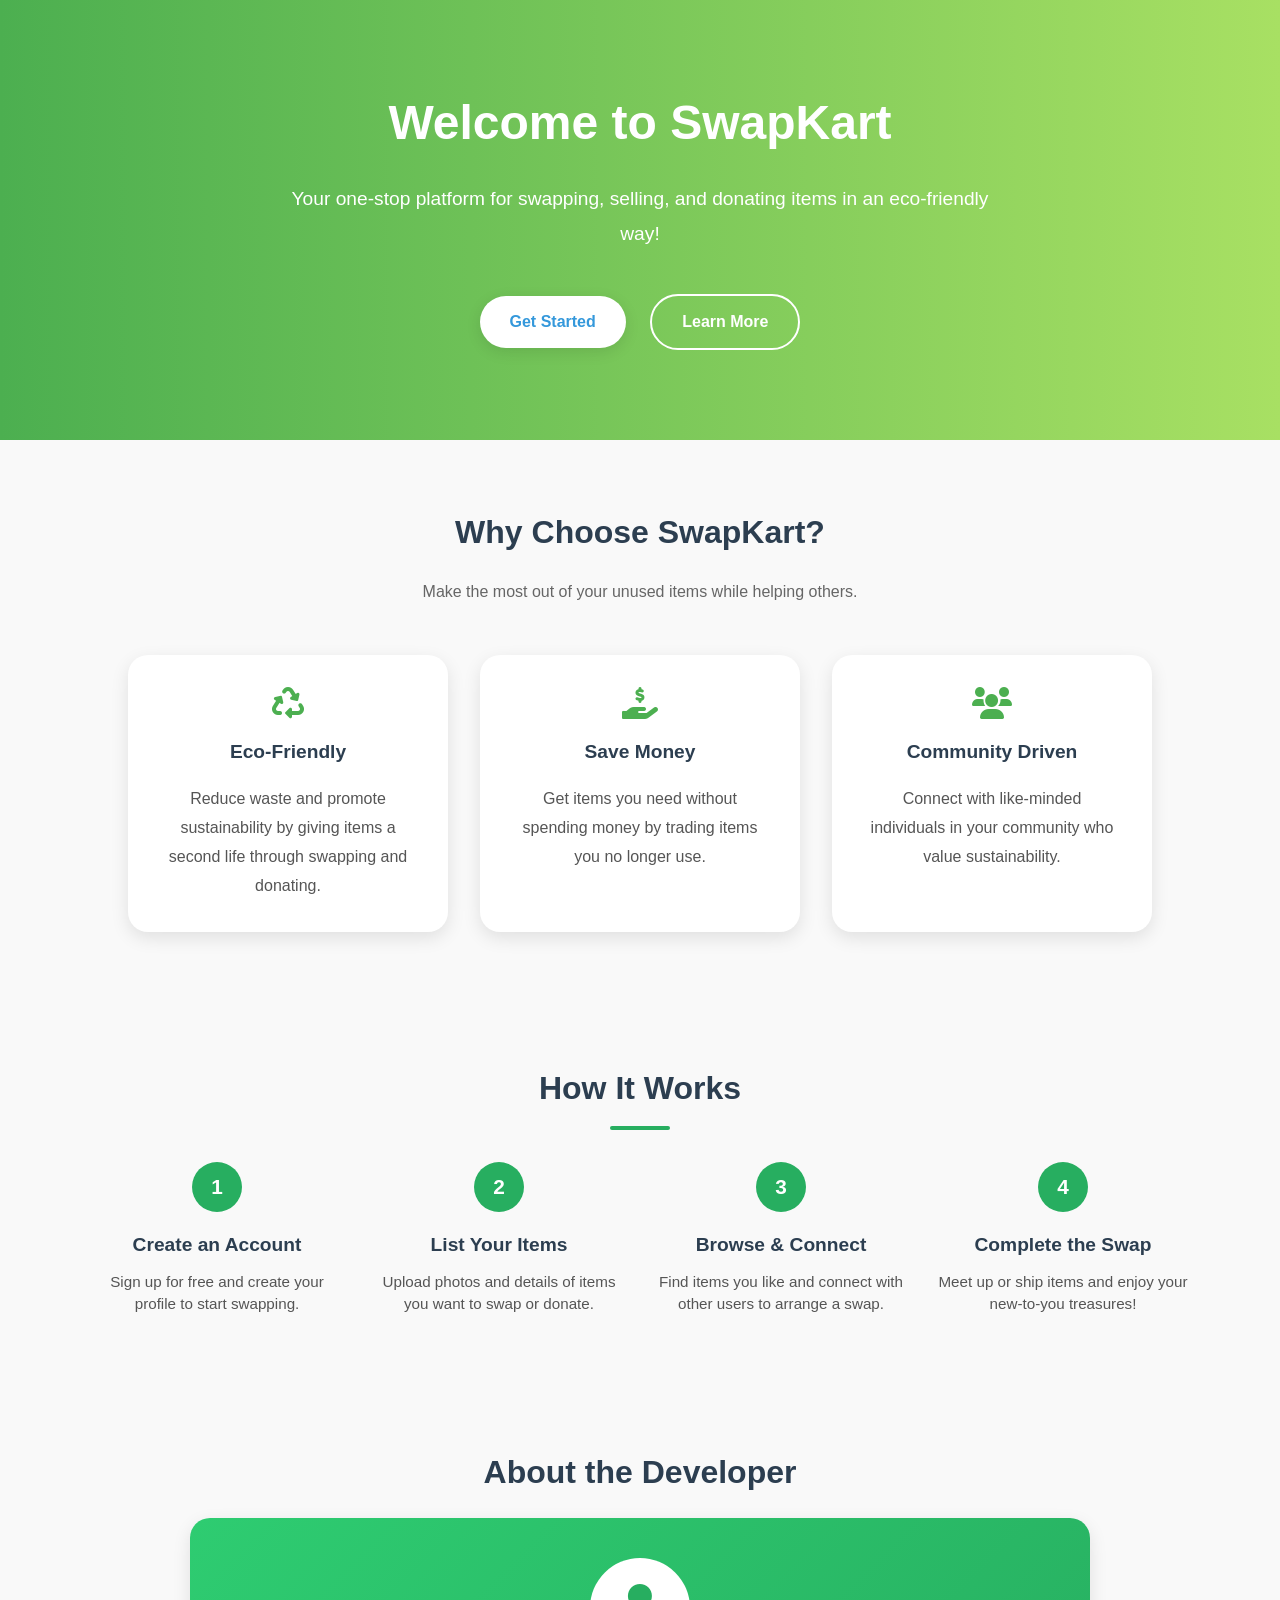
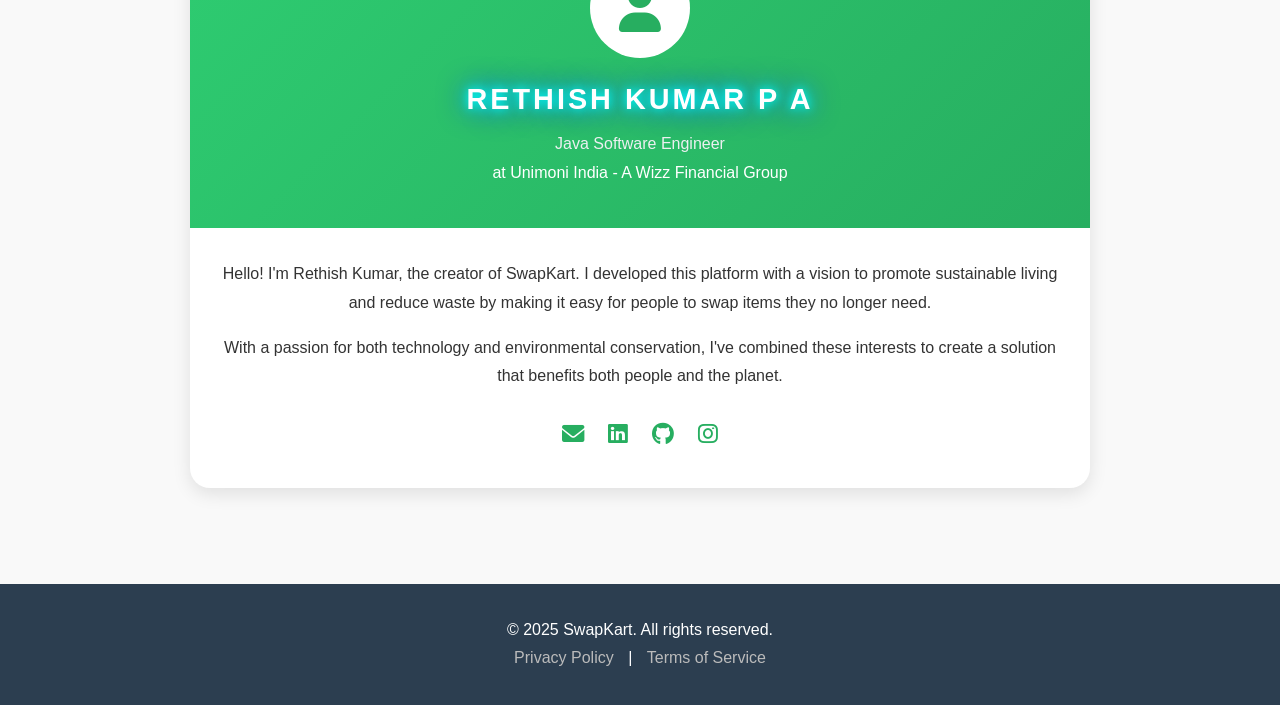
<file: src/main/resources/static/index.html>
<!DOCTYPE html>
<html lang="en">
<head>
    <meta charset="UTF-8" />
    <meta name="google-site-verification" content="SAWrN_6D9ZHslqgAjSo2NSqRnvB6_XuxXdDK6mcVdt4" />
    <meta name="viewport" content="width=device-width, initial-scale=1.0"/>
    <title>SwapKart | Eco-Friendly Item Swapping Platform</title>

    <!-- Search Engine Optimization (SEO) -->
    <meta name="description" content="SwapKart is an eco-friendly marketplace platform to swap, sell, and donate items. Developed by Java Software Engineer Rethish Kumar P A." />
    <meta name="keywords" content="SwapKart, swap, item swapping, eco-friendly marketplace, donate items, Rethish Kumar P A, Spring Boot project, web platform" />
    <meta name="author" content="Rethish Kumar P A" />
    <meta name="robots" content="index, follow" />

    <!-- Open Graph / Social Media Preview (For LinkedIn, WhatsApp, etc.) -->
    <meta property="og:type" content="website" />
    <meta property="og:title" content="SwapKart | Eco-Friendly Item Swapping Platform" />
    <meta property="og:description" content="Join SwapKart to trade, sell, or donate items in your community. A Spring Boot and Cloudinary integrated platform built by Rethish Kumar P A." />
    <meta property="og:site_name" content="SwapKart" />

    <!-- Structured Data (JSON-LD) -->
    <script type="application/ld+json">
    {
      "@context": "https://schema.org",
      "@type": "WebApplication",
      "name": "SwapKart",
      "applicationCategory": "LifestyleApplication",
      "description": "An eco-friendly platform for swapping, selling, and donating items in the community.",
      "author": {
        "@type": "Person",
        "name": "Rethish Kumar P A",
        "jobTitle": "Java Software Engineer",
        "worksFor": {
          "@type": "Organization",
          "name": "Wizzmoni Financial Services Ltd"
        },
        "url": "https://swapkart-f1k7.onrender.com/"
      }
    }
    </script>
    
    <link rel="stylesheet" href="https://cdnjs.cloudflare.com/ajax/libs/font-awesome/6.0.0/css/all.min.css"/>

    <style>
        :root {
          --primary-color: #4CAF50;
          --secondary-color: #2E7D32;
          --dark-color: #2C3E50;
          --light-color: #f9f9f9;
          --text-color: #333;
        }

        * {margin:0;padding:0;box-sizing:border-box;}
        body {
          font-family: 'Segoe UI', Tahoma, Geneva, Verdana, sans-serif;
          line-height: 1.8;
          color: var(--text-color);
          background-color: var(--light-color);
        }

        .container {
          max-width: 1200px;
          margin: 0 auto;
          padding: 0 20px;
        }

        /* Header */
        .main-header {
          background: linear-gradient(to right, #4CAF50, #A8E063);
          color: white;
          padding: 5rem 0;
          text-align: center;
          position: relative;
          overflow: hidden;
        }
        .main-header h1 {
          font-size: 3rem;
          margin-bottom: 1rem;
        }
        .main-header p {
          font-size: 1.2rem;
          max-width: 700px;
          margin: 0 auto 2rem;
        }

        /* Buttons */
        .btn {
          display:inline-block;
          padding:12px 30px;
          border-radius:50px;
          text-decoration:none;
          font-weight:600;
          transition:all 0.3s ease;
          margin:10px;
          border:none;
          cursor:pointer;
          font-size:1rem;
        }
        .btn-primary {
          background-color:white;
          color:#3498db;
          box-shadow:0 4px 15px rgba(0,0,0,0.1);
        }
        .btn-primary:hover {
          transform:translateY(-3px);
          box-shadow:0 6px 20px rgba(0,0,0,0.15);
          background-color:#eef6ff;
        }
        .btn-outline {
          background:transparent;
          border:2px solid white;
          color:white;
        }
        .btn-outline:hover {
          background:rgba(255,255,255,0.1);
          transform:translateY(-3px);
        }

        /* Section titles */
        section {
          padding: 4rem 0;
        }
        section h2 {
          text-align:center;
          margin-bottom:1rem;
          font-size:2rem;
          color: var(--dark-color);
        }
        .section-subtitle {
          text-align:center;
          color:#666;
          margin-bottom:3rem;
        }

        /* Features section */
        .features {
          display: flex;
          justify-content: center;
          gap: 2rem;
          flex-wrap: wrap;
          margin-top: 3rem;
          text-align: center;
        }
        .feature {
          flex: 1 1 300px;
          max-width: 320px;
          background: white;
          padding: 2rem;
          border-radius: 20px;
          box-shadow: 0 6px 18px rgba(0,0,0,0.1);
          transition: transform 0.3s ease;
        }
        .feature:hover {
          transform: translateY(-8px);
        }
        .feature i {
          font-size:2rem;
          color: var(--primary-color);
          margin-bottom:1rem;
        }
        .feature h3 {
          margin-bottom: 1rem;
          font-size: 1.2rem;
          color: var(--dark-color);
        }
        .feature p {
          color:#555;
        }

        /* How It Works Section */
        .how-it-works {
          background: #f9f9f9;
          padding: 4rem 2rem;
          text-align: center;
        }

        .how-it-works h2 {
          font-size: 2rem;
          margin-bottom: 2rem;
          font-weight: 700;
          position: relative;
          display: inline-block;
        }

        .how-it-works h2::after {
          content: "";
          display: block;
          width: 60px;
          height: 4px;
          background: #27ae60;
          margin: 0.5rem auto 0;
          border-radius: 2px;
        }

        /* Steps container */
        .steps {
          display: flex;
          justify-content: center;
          gap: 2rem;
          flex-wrap: wrap;
        }

        /* Each Step */
        .step {
          flex: 1 1 220px;
          max-width: 250px;
          text-align: center;
        }

        /* Step Number Circle */
        .step-circle {
          width: 50px;
          height: 50px;
          background: #27ae60;
          color: white;
          font-size: 1.3rem;
          font-weight: bold;
          border-radius: 50%;
          display: flex;
          align-items: center;
          justify-content: center;
          margin: 0 auto 1rem;
        }

        /* Step Text */
        .step h3 {
          font-size: 1.2rem;
          font-weight: 600;
          margin-bottom: 0.5rem;
          color: #2c3e50;
        }

        .step p {
          font-size: 0.95rem;
          color: #555;
          line-height: 1.5;
        }

        /* Author */
        .author-card {
          max-width: 900px;
          margin: 0 auto;
          background: white;
          border-radius: 20px;
          box-shadow: 0 6px 18px rgba(0,0,0,0.1);
          padding: 3rem 2rem;
          text-align:center;
        }
        .author-card img {
          width: 120px;
          height: 120px;
          border-radius: 50%;
          margin-bottom:1rem;
        }
        .author-card h3 {
          margin-bottom:0.5rem;
          color: var(--dark-color);
        }
        .social-links {
          display:flex;
          justify-content:center;
          gap:1.5rem;
          margin-top:1rem;
        }
        .social-links a {
          color: var(--primary-color);
          font-size:1.3rem;
          transition: color 0.3s ease;
        }
        .social-links a:hover {
          color: var(--secondary-color);
        }

        /* Footer */
        footer {
          background: var(--dark-color);
          color:white;
          padding: 2rem 0;
          margin-top: 2rem;
        }
        footer .footer-content {
          max-width:1000px;
          margin:0 auto;
          text-align:center;
        }
        footer a {
          color:#bbb;
          margin:0 10px;
          text-decoration:none;
          transition: color 0.3s ease;
        }
        footer a:hover {
          color:white;
        }
        /* Developer Card */
        .developer-card {
          max-width: 900px;
          margin: 0 auto;
          background: white;
          border-radius: 20px;
          box-shadow: 0 6px 18px rgba(0,0,0,0.1);
          overflow: hidden;
          text-align: center;
        }

        /* Top green header */
        .dev-header {
          background: linear-gradient(135deg, #2ecc71, #27ae60);
          color: white;
          padding: 2.5rem 1rem;
        }
        .dev-avatar {
          width: 100px;
          height: 100px;
          border-radius: 50%;
          background: white;
          display: flex;
          align-items: center;
          justify-content: center;
          margin: 0 auto 1rem;
        }
        .dev-avatar i {
          font-size: 3rem;
          color: #27ae60;
        }
        .dev-header h3 {
          margin-bottom: 0.3rem;
          font-size: 1.8rem;
        }
        .dev-role {
          font-size: 1rem;
          color: #ecf0f1;
        }
        .dev-role a {
          color: #ecf0f1;
          text-decoration: underline;
        }

        /* Body text */
        .dev-body {
          padding: 2rem;
        }
        .dev-body p {
          margin-bottom: 1rem;
          color: #333;
        }

        /* Social icons */
        .developer-card .social-links {
          display: flex;
          justify-content: center;
          gap: 1.5rem;
          margin-top: 1.5rem;
        }
        .developer-card .social-links a {
          color: #27ae60;
          font-size: 1.4rem;
          transition: transform 0.3s ease, color 0.3s ease;
        }
        .developer-card .social-links a:hover {
          color: #2ecc71;
          transform: scale(1.2);
        }
        /* Floating product icons */
        .floating-icons {
          position: fixed;
          top: 0;
          left: 0;
          width: 100%;
          height: 100%;
          pointer-events: none; /* Prevent blocking clicks */
          overflow: hidden;
          z-index: 0; /* Keep behind main content */
        }

        .floating-icons i {
          position: absolute;
          font-size: 2rem;
          color: rgba(255, 255, 255, 0.25);
          animation: floatAnim linear infinite;
        }

        @keyframes floatAnim {
          from {
            transform: translateY(100vh) rotate(0deg);
            opacity: 0;
          }
          50% {
            opacity: 1;
          }
          to {
            transform: translateY(-10vh) rotate(360deg);
            opacity: 0;
          }
        }

        .link-to-rethish {
          font-family: 'Poppins', sans-serif;
          font-size: 3rem;
          font-weight: 700;
          color: #fff;
          text-transform: uppercase;
          text-shadow: 0 0 10px #0ff, 0 0 20px #0ff, 0 0 30px #00f;
          transition: all 0.3s ease-in-out;
          cursor: pointer;
          letter-spacing: 3px;
          text-decoration: none;
        }
        .link-to-rethish:hover {
          color: #0ff;
          text-shadow: 0 0 15px #0ff, 0 0 25px #00f, 0 0 40px #00f;
          transform: scale(1.05);
          text-decoration: underline;
        }

        .normal-link {
          color: inherit;
          text-decoration: none;
          transition: 0.3s; /* smooth animation */
        }
        .normal-link:hover {
          color: #007bff;
          text-decoration: underline;
          font-weight: bold;
        }
    </style>
</head>
<body>

<!-- Floating Product Icons -->
<div class="floating-icons">
    <i class="fas fa-recycle" style="left:10%; animation-duration:18s; animation-delay:0s;"></i>
    <i class="fas fa-tshirt" style="left:25%; animation-duration:22s; animation-delay:4s;"></i>
    <i class="fas fa-book" style="left:40%; animation-duration:20s; animation-delay:2s;"></i>
    <i class="fas fa-gift" style="left:60%; animation-duration:25s; animation-delay:6s;"></i>
    <i class="fas fa-box-open" style="left:80%; animation-duration:19s; animation-delay:3s;"></i>
    <i class="fas fa-shopping-bag" style="left:90%; animation-duration:21s; animation-delay:8s;"></i>
</div>

<!-- Header -->
<header class="main-header">
    <div class="container">
        <h1>Welcome to SwapKart</h1>
        <p>Your one-stop platform for swapping, selling, and donating items in an eco-friendly way!</p>
        <div class="cta-buttons">
            <a href="/login" class="btn btn-primary">Get Started</a>
            <a href="#how-it-works" class="btn btn-outline">Learn More</a>
        </div>
    </div>
</header>

<!-- Features -->
<section>
    <div class="container">
        <h2>Why Choose SwapKart?</h2>
        <p class="section-subtitle">Make the most out of your unused items while helping others.</p>
        <div class="features">
            <div class="feature">
                <i class="fas fa-recycle"></i>
                <h3>Eco-Friendly</h3>
                <p>Reduce waste and promote sustainability by giving items a second life through swapping and donating.</p>
            </div>
            <div class="feature">
                <i class="fas fa-hand-holding-usd"></i>
                <h3>Save Money</h3>
                <p>Get items you need without spending money by trading items you no longer use.</p>
            </div>
            <div class="feature">
                <i class="fas fa-users"></i>
                <h3>Community Driven</h3>
                <p>Connect with like-minded individuals in your community who value sustainability.</p>
            </div>
        </div>
    </div>
</section>

<!-- How It Works -->
<section id="how-it-works" class="how-it-works">
    <div class="container">
        <h2>How It Works</h2>
        <div class="steps">
            <div class="step">
                <div class="step-circle">1</div>
                <h3>Create an Account</h3>
                <p>Sign up for free and create your profile to start swapping.</p>
            </div>
            <div class="step">
                <div class="step-circle">2</div>
                <h3>List Your Items</h3>
                <p>Upload photos and details of items you want to swap or donate.</p>
            </div>
            <div class="step">
                <div class="step-circle">3</div>
                <h3>Browse & Connect</h3>
                <p>Find items you like and connect with other users to arrange a swap.</p>
            </div>
            <div class="step">
                <div class="step-circle">4</div>
                <h3>Complete the Swap</h3>
                <p>Meet up or ship items and enjoy your new-to-you treasures!</p>
            </div>
        </div>
    </div>
</section>


<!-- About the Developer -->
<section>
    <div class="container">
        <h2>About the Developer</h2>
        <div class="developer-card">
            <div class="dev-header">
                <div class="dev-avatar">
                    <i class="fas fa-user"></i>
                </div>
                <h3 class="link-to-rethish"
                    onclick="window.open('https://rethishdev.github.io/portfolio/', '_blank')">
                    Rethish Kumar P A
                </h3>
                <p class="dev-role">Java Software Engineer
                <p onclick="window.open('https://unimoni.in', '_blank')" style="cursor: pointer;" class="normal-link">
                    at Unimoni India - A Wizz Financial Group
                </p>
                </a>
                </p>
            </div>
            <div class="dev-body">
                <p>
                    Hello! I'm Rethish Kumar, the creator of SwapKart. I developed this platform with a vision
                    to promote sustainable living and reduce waste by making it easy for people to swap items they no longer need.
                </p>
                <p>
                    With a passion for both technology and environmental conservation, I've combined these interests
                    to create a solution that benefits both people and the planet.
                </p>
                <div class="social-links">
                    <a href="mailto:rathishnote7@gmail.com"><i class="fas fa-envelope"></i></a>
                    <a href="https://www.linkedin.com/in/rethish-kumar-p-a-152a55326"><i class="fab fa-linkedin"></i></a>
                    <a href="https://github.com/RethishDev"><i class="fab fa-github"></i></a>
                    <a href="https://www.instagram.com/slipper_clutch200?igsh=MThiZ2F2F3MjVzcmlkYg=="><i class="fab fa-instagram"></i></a>
                </div>
            </div>
        </div>
    </div>
</section>


<!-- Footer -->
<footer>
    <div class="footer-content">
        <p>&copy; 2025 SwapKart. All rights reserved.</p>
        <p>
            <a href="#">Privacy Policy</a> |
            <a href="#">Terms of Service</a>
        </p>
    </div>
</footer>

</body>
</html>
</file>
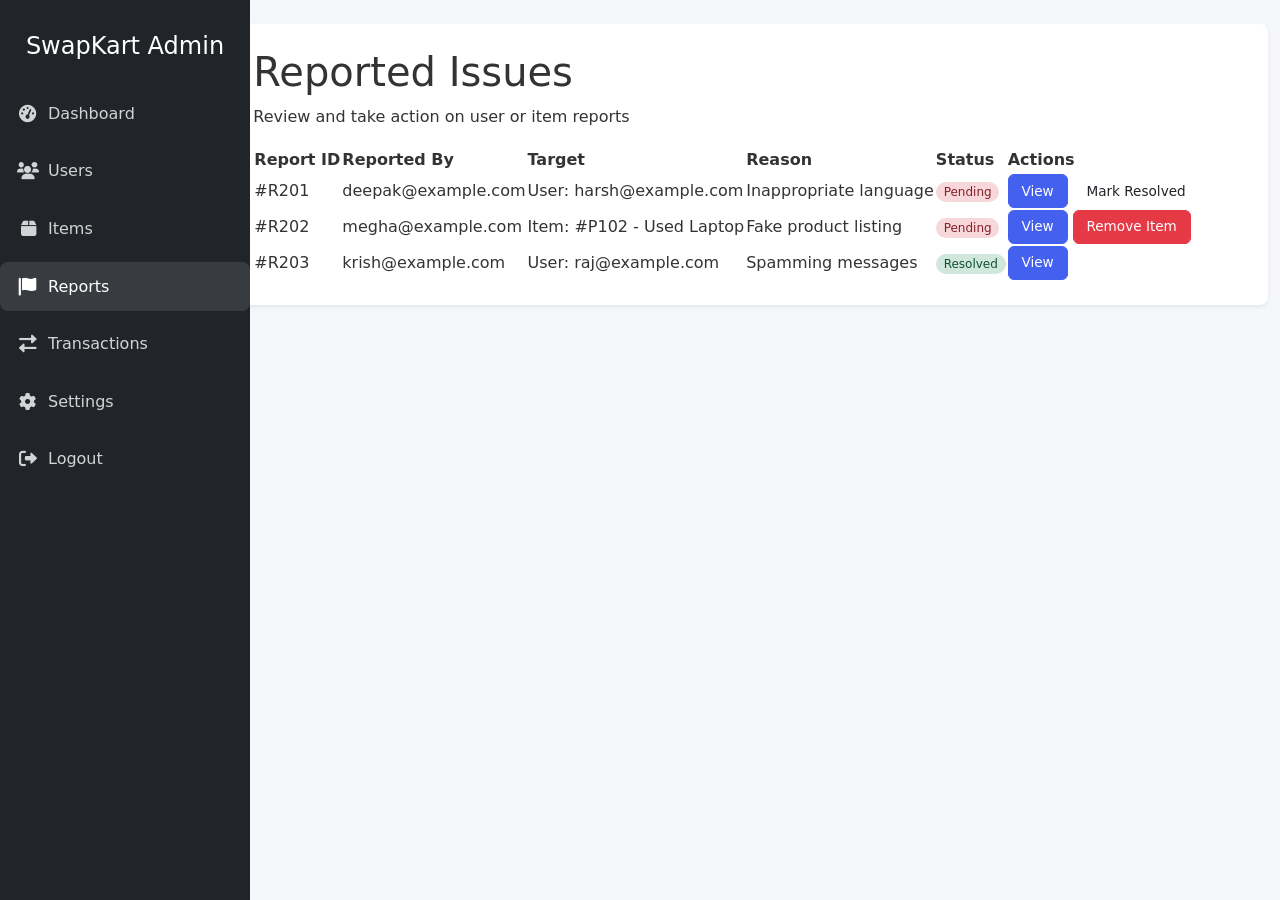
<file: src/main/resources/static/admin-reports.html>
<!DOCTYPE html>
<html lang="en">
<head>
    <meta charset="UTF-8">
    <meta name="viewport" content="width=device-width, initial-scale=1.0">
    <title>Reports | SwapKart Admin</title>
    <link href="https://cdn.jsdelivr.net/npm/bootstrap@5.1.3/dist/css/bootstrap.min.css" rel="stylesheet">
    <link href="https://cdnjs.cloudflare.com/ajax/libs/font-awesome/6.0.0/css/all.min.css" rel="stylesheet">
    <link rel="stylesheet" href="css/admin.css">
    <style>
        .sidebar {
            min-height: 100vh;
            background: #343a40;
        }
        .sidebar .nav-link {
            color: rgba(255,255,255,.5);
            padding: 0.75rem 1rem;
        }
        .sidebar .nav-link.active {
            color: #fff;
            background: rgba(255,255,255,.1);
        }
        .sidebar .nav-link:hover {
            color: rgba(255,255,255,.75);
        }
    </style>
</head>
<body>
<div class="container-fluid">
    <div class="row">
        <!-- Sidebar -->
        <nav class="col-md-3 col-lg-2 d-md-block sidebar collapse bg-dark">
            <div class="position-sticky pt-3">
                <div class="text-center mb-4">
                    <h4 class="text-white">SwapKart Admin</h4>
                </div>
                <ul class="nav flex-column">
                    <li class="nav-item">
                        <a class="nav-link" href="admin-dashboard.html">
                            <i class="fas fa-tachometer-alt me-2"></i> Dashboard
                        </a>
                    </li>
                    <li class="nav-item">
                        <a class="nav-link" href="admin-users.html">
                            <i class="fas fa-users me-2"></i> Users
                        </a>
                    </li>
                    <li class="nav-item">
                        <a class="nav-link" href="admin-items.html">
                            <i class="fas fa-box me-2"></i> Items
                        </a>
                    </li>
                    <li class="nav-item">
                        <a class="nav-link active" href="admin-reports.html">
                            <i class="fas fa-flag me-2"></i> Reports
                        </a>
                    </li>
                    <li class="nav-item">
                        <a class="nav-link" href="admin-transactions.html">
                            <i class="fas fa-exchange-alt me-2"></i> Transactions
                        </a>
                    </li>
                    <li class="nav-item">
                        <a class="nav-link" href="admin-settings.html">
                            <i class="fas fa-cog me-2"></i> Settings
                        </a>
                    </li>
                    <li class="nav-item">
                        <a class="nav-link" href="#" onclick="handleLogout(); return false;">
                            <i class="fas fa-sign-out-alt me-2"></i> Logout
                        </a>
                    </li>
                </ul>
            </div>
        </nav>

        <!-- Main content -->
        <main class="col-md-9 ms-sm-auto col-lg-10 px-md-4 py-4">

    <!-- Main Content -->
    <main class="dashboard">
        <header>
            <h1>Reported Issues</h1>
            <p>Review and take action on user or item reports</p>
        </header>

        <section class="table-container">
            <table>
                <thead>
                <tr>
                    <th>Report ID</th>
                    <th>Reported By</th>
                    <th>Target</th>
                    <th>Reason</th>
                    <th>Status</th>
                    <th>Actions</th>
                </tr>
                </thead>
                <tbody>
                <tr>
                    <td>#R201</td>
                    <td>deepak@example.com</td>
                    <td>User: harsh@example.com</td>
                    <td>Inappropriate language</td>
                    <td><span class="status pending">Pending</span></td>
                    <td>
                        <button class="btn small edit">View</button>
                        <button class="btn small success">Mark Resolved</button>
                    </td>
                </tr>
                <tr>
                    <td>#R202</td>
                    <td>megha@example.com</td>
                    <td>Item: #P102 - Used Laptop</td>
                    <td>Fake product listing</td>
                    <td><span class="status pending">Pending</span></td>
                    <td>
                        <button class="btn small edit">View</button>
                        <button class="btn small danger">Remove Item</button>
                    </td>
                </tr>
                <tr>
                    <td>#R203</td>
                    <td>krish@example.com</td>
                    <td>User: raj@example.com</td>
                    <td>Spamming messages</td>
                    <td><span class="status approved">Resolved</span></td>
                    <td>
                        <button class="btn small edit">View</button>
                    </td>
                </tr>
                </tbody>
            </table>
        </section>
    </main>
</div>
</body>
</html>
</file>
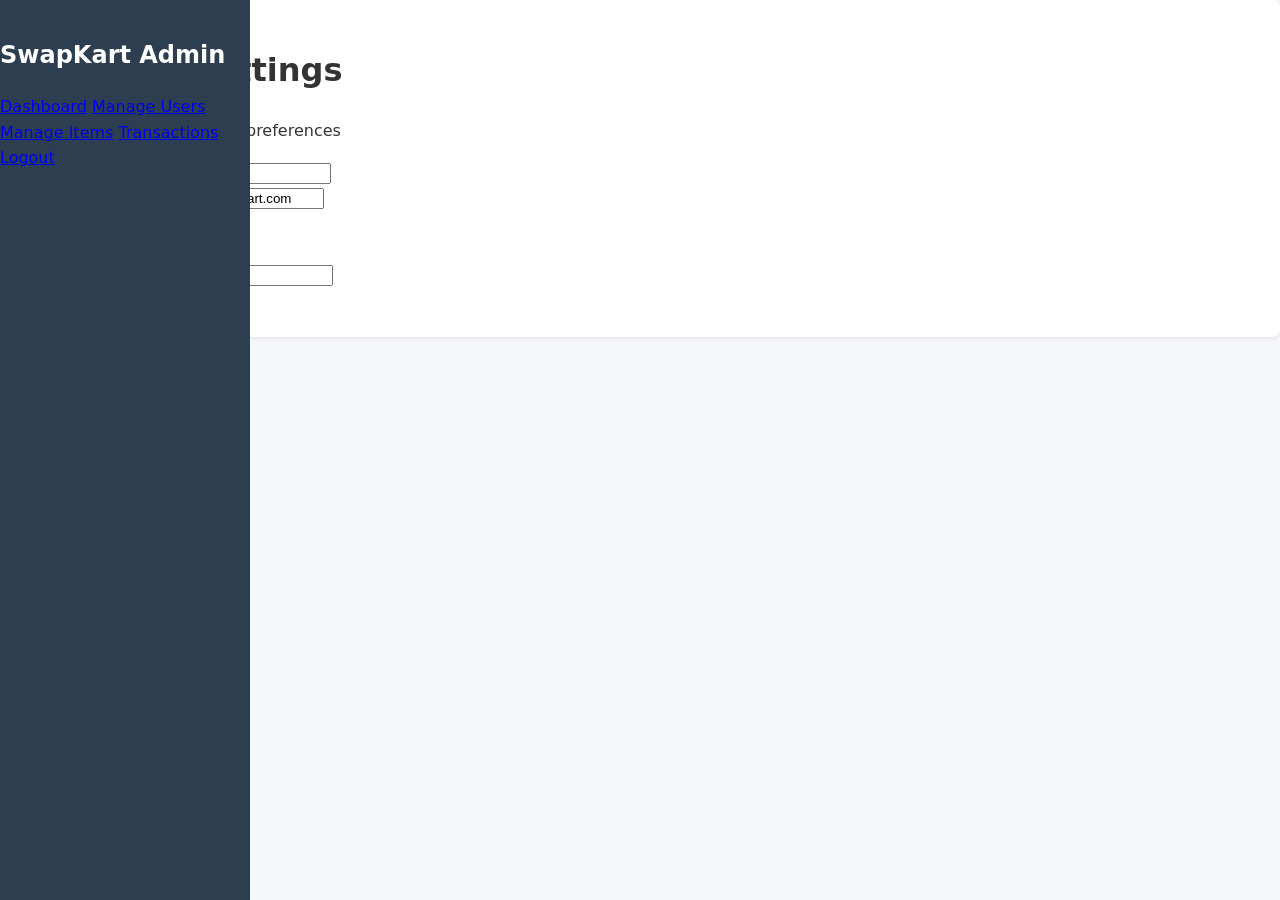
<file: src/main/resources/static/admin-settings.html>
<!DOCTYPE html>
<html lang="en">
<head>
    <meta charset="UTF-8">
    <title>Settings | SwapKart Admin</title>
    <link rel="stylesheet" href="css/admin.css">
</head>
<body>
<div class="admin-container">
    <!-- Sidebar -->
    <aside class="sidebar">
        <h2>SwapKart Admin</h2>
        <nav>
            <a href="admin-dashboard.html">Dashboard</a>
            <a href="admin-users.html">Manage Users</a>
            <a href="admin-items.html">Manage Items</a>
            <a href="admin-transactions.html">Transactions</a>
            <a href="logout.html" class="logout">Logout</a>
        </nav>
    </aside>

    <!-- Main Content -->
    <main class="dashboard">
        <header>
            <h1>Platform Settings</h1>
            <p>Manage admin and system preferences</p>
        </header>

        <section class="settings-section">
            <form class="settings-form">
                <div class="form-group">
                    <label for="platformName">Platform Name:</label>
                    <input type="text" id="platformName" value="SwapKart">
                </div>

                <div class="form-group">
                    <label for="supportEmail">Support Email:</label>
                    <input type="email" id="supportEmail" value="support@swapkart.com">
                </div>

                <div class="form-group">
                    <label for="defaultCurrency">Default Currency:</label>
                    <select id="defaultCurrency">
                        <option selected>INR (₹)</option>
                        <option>USD ($)</option>
                        <option>EUR (€)</option>
                    </select>
                </div>

                <div class="form-group">
                    <label for="maintenanceMode">Maintenance Mode:</label>
                    <select id="maintenanceMode">
                        <option value="off" selected>Off</option>
                        <option value="on">On</option>
                    </select>
                </div>

                <div class="form-group">
                    <label for="itemsPerPage">Items per page:</label>
                    <input type="number" id="itemsPerPage" value="10" min="1">
                </div>

                <button type="submit" class="btn-save">Save Settings</button>
            </form>
        </section>
    </main>
</div>
</body>
</html>
</file>
<file: src/main/resources/static/css/admin.css>
/* Global Styles */
:root {
    --sidebar-width: 250px;
    --primary-color: #4361ee;
    --secondary-color: #3f37c9;
    --success-color: #4bb543;
    --danger-color: #e63946;
    --warning-color: #ff9f1c;
    --dark-color: #212529;
    --light-color: #f8f9fa;
    --sidebar-bg: #2c3e50;
    --sidebar-hover: #34495e;
    --text-color: #333;
    --text-muted: #6c757d;
}

/* Base Styles */
body {
    font-family: 'Segoe UI', system-ui, -apple-system, sans-serif;
    background-color: #f5f7fa;
    color: var(--text-color);
    min-height: 100vh;
    margin: 0;
    padding: 0;
    line-height: 1.6;
}

/* Layout */
.container-fluid {
    padding: 0;
    min-height: 100vh;
    display: flex;
    flex-direction: column;
}

/* Sidebar Styles */
.sidebar {
    width: var(--sidebar-width);
    height: 100vh;
    position: fixed;
    left: 0;
    top: 0;
    background: var(--sidebar-bg);
    color: #fff;
    padding: 1rem 0;
    transition: all 0.3s ease;
    z-index: 1030;
    overflow-y: auto;
}

.sidebar-header {
    padding: 0 1.5rem 1.5rem;
    border-bottom: 1px solid rgba(255, 255, 255, 0.1);
    margin-bottom: 1rem;
}

.sidebar-header h4 {
    color: #fff;
    margin: 0;
    font-weight: 600;
    font-size: 1.25rem;
}

.nav-pills {
    padding: 0 0.5rem;
}

.nav-link {
    color: rgba(255, 255, 255, 0.8) !important;
    padding: 0.75rem 1rem !important;
    margin: 0.25rem 0;
    border-radius: 0.5rem;
    transition: all 0.2s;
    display: flex;
    align-items: center;
}

.nav-link:hover,
.nav-link.active {
    background-color: rgba(255, 255, 255, 0.1) !important;
    color: #fff !important;
}

.nav-link i {
    width: 24px;
    text-align: center;
    margin-right: 0.75rem;
    font-size: 1.1rem;
}

/* Main Content */
.main-content {
    margin-left: var(--sidebar-width);
    padding: 1.5rem;
    transition: all 0.3s ease;
    min-height: 100vh;
    background-color: #f5f7fa;
}

/* Dashboard */
.dashboard {
    background: #fff;
    border-radius: 0.5rem;
    box-shadow: 0 0.125rem 0.25rem rgba(0, 0, 0, 0.075);
    padding: 1.5rem;
    margin-bottom: 1.5rem;
}

/* Page Header */
.page-header {
    display: flex;
    justify-content: space-between;
    align-items: center;
    margin-bottom: 1.5rem;
    padding-bottom: 1rem;
    border-bottom: 1px solid #e9ecef;
}

.page-header h1 {
    margin: 0;
    font-size: 1.75rem;
    color: var(--dark-color);
    font-weight: 600;
}

/* Search Box */
.search-box {
    position: relative;
    width: 300px;
}

.search-box input {
    width: 100%;
    padding: 0.5rem 1rem 0.5rem 2.5rem;
    border: 1px solid #dee2e6;
    border-radius: 50px;
    font-size: 0.9rem;
    transition: all 0.3s;
}

.search-box input:focus {
    border-color: var(--primary-color);
    box-shadow: 0 0 0 0.2rem rgba(67, 97, 238, 0.25);
    outline: none;
}

.search-box i {
    position: absolute;
    left: 1rem;
    top: 50%;
    transform: translateY(-50%);
    color: var(--text-muted);
}

/* Tables */
.table {
    width: 100%;
    margin-bottom: 1rem;
    color: var(--text-color);
    border-collapse: collapse;
}

/* Admin Form Controls */
#editUserModal .form-control[type="email"] {
    display: block;
    width: 100%;
    padding: 0.375rem 0.75rem;
    font-size: 1rem;
    font-weight: 400;
    line-height: 1.5;
    color: #212529;
    background-color: #f8f9fa;
    background-clip: padding-box;
    border: 1px solid #ced4da;
    -webkit-appearance: none;
    -moz-appearance: none;
    appearance: none;
    border-radius: 0.25rem;
    transition: border-color 0.15s ease-in-out, box-shadow 0.15s ease-in-out;
    cursor: not-allowed;
}

#editUserModal .form-control[type="email"]:focus {
    color: #212529;
    background-color: #f8f9fa;
    border-color: #86b7fe;
    outline: 0;
    box-shadow: 0 0 0 0.25rem rgba(13, 110, 253, 0.25);
}

#editUserModal .form-text {
    margin-top: 0.25rem;
    font-size: 0.875em;
    color: #6c757d;
    display: block;
}

/* Ensure form groups have consistent spacing */
#editUserModal .mb-3 {
    margin-bottom: 1rem !important;
}

.table th,
    vertical-align: middle;
}

.table thead th {
    font-weight: 600;
    text-transform: uppercase;
    font-size: 0.7rem;
    letter-spacing: 0.5px;
    color: #6c757d;
    border-bottom: 2px solid #e3e6f0;
    padding: 1rem 1.5rem;
    white-space: nowrap;
}

table.dataTable thead .sorting:before,
table.dataTable thead .sorting_asc:before,
table.dataTable thead .sorting_desc:before {
    right: 1.5em;
}

.table tbody td {
    padding: 1rem 0.8rem;
    vertical-align: middle;
    border-top: 1px solid #e3e6f0;
    font-size: 0.9rem;
}

.table-hover tbody tr:hover {
    background-color: rgba(78, 115, 223, 0.05);
}

/* Card Styles for Table Wrapper */
.card {
    border: none;
    box-shadow: 0 0.15rem 1.75rem 0 rgba(58, 59, 69, 0.15);
    margin-bottom: 1.5rem;
}

.card-header {
    background-color: #f8f9fc;
    border-bottom: 1px solid #e3e6f0;
    padding: 1rem 1.5rem;
}

.card-body {
    padding: 0;
}

/* Responsive Table */
@media (max-width: 768px) {
    .table-header {
        flex-direction: column;
        align-items: flex-start;
    }
    
    .search-container {
        width: 100%;
        max-width: 100%;
    }
    
    .table thead th, 
    .table tbody td {
        padding: 0.75rem 0.5rem;
    }
}

/* Status Badges */
.badge {
    padding: 0.35em 0.65em;
    font-size: 0.75em;
    font-weight: 600;
    line-height: 1;
    text-align: center;
    white-space: nowrap;
    vertical-align: baseline;
    border-radius: 0.25rem;
    text-transform: capitalize;
}

.badge-success {
    background-color: var(--success-color);
    color: white;
}

.badge-warning {
    background-color: var(--warning-color);
    color: #000;
}

.badge-danger {
    background-color: var(--danger-color);
    color: white;
}

/* Buttons */
.btn {
    display: inline-flex;
    align-items: center;
    justify-content: center;
    padding: 0.375rem 0.75rem;
    font-size: 0.875rem;
    font-weight: 500;
    line-height: 1.5;
    text-align: center;
    text-decoration: none;
    white-space: nowrap;
    vertical-align: middle;
    cursor: pointer;
    user-select: none;
    border: 1px solid transparent;
    border-radius: 0.375rem;
    transition: all 0.15s ease-in-out;
}

.btn-sm {
    padding: 0.25rem 0.5rem;
    font-size: 0.75rem;
    border-radius: 0.25rem;
}

.btn-primary {
    background-color: var(--primary-color);
    border-color: var(--primary-color);
    color: white;
}

.btn-primary:hover {
    background-color: var(--secondary-color);
    border-color: var(--secondary-color);
}

/* Button Styles */
.btn {
    font-size: 0.85rem;
    font-weight: 500;
    padding: 0.4rem 0.8rem;
    border-radius: 6px;
    transition: all 0.2s ease-in-out;
    display: inline-flex;
    align-items: center;
    justify-content: center;
    gap: 0.4rem;
    line-height: 1.4;
    border: 1px solid transparent;
}

.btn i {
    font-size: 0.8em;
}

/* Edit Button */
.btn.edit {
    color: #fff;
    background-color: var(--primary-color);
    border-color: var(--primary-color);
}

.btn.edit:hover {
    background-color: #3a56d4;
    border-color: #3a56d4;
    transform: translateY(-1px);
    box-shadow: 0 2px 6px rgba(67, 97, 238, 0.3);
}

/* Delete Button */
.btn.danger {
    color: #fff;
    background-color: var(--danger-color);
    border-color: var(--danger-color);
}

.btn.danger:hover {
    background-color: #d32f2f;
    border-color: #d32f2f;
    transform: translateY(-1px);
    box-shadow: 0 2px 6px rgba(230, 57, 70, 0.3);
}

/* Loading State */
.btn .spinner-border {
    width: 1rem;
    height: 1rem;
    border-width: 0.15em;
}

/* Button Group */
.table-actions {
    white-space: nowrap;
    width: 1%;
}

/* Status Badge */
.status {
    display: inline-block;
    padding: 0.35em 0.65em;
    font-size: 0.75em;
    font-weight: 500;
    line-height: 1;
    text-align: center;
    white-space: nowrap;
    vertical-align: baseline;
    border-radius: 50rem;
}

.status.approved {
    color: #0f5132;
    background-color: #d1e7dd;
}

.status.pending {
    color: #842029;
    background-color: #f8d7da;
}

/* Hover Effects */
.btn:disabled,
.btn[disabled] {
    opacity: 0.7;
    transform: none !important;
    box-shadow: none !important;
    cursor: not-allowed;
}

/* Responsive Adjustments */
@media (max-width: 768px) {
    .btn {
        padding: 0.3rem 0.6rem;
        font-size: 0.8rem;
    }
    
    .btn i {
        font-size: 0.7em;
    }
}

/* Action buttons in tables */
.table-actions {
    white-space: nowrap;
}

/* Show view button only on row hover */
.table-hover tbody tr .view-btn {
    opacity: 0;
    transition: opacity 0.2s ease;
}

.table-hover tbody tr:hover .view-btn {
    opacity: 1;
}

/* Style for disabled items */
.table tbody tr.item-disabled {
    background-color: rgba(0, 0, 0, 0.02);
}

.table tbody tr.item-disabled td {
    color: #6c757d;
}

/* Enable/Disable button styles */
.btn-enable {
    color: #28a745;
    border-color: #28a745;
}

.btn-enable:hover {
    color: #fff;
    background-color: #28a745;
}

.btn-disable {
    color: #dc3545;
    border-color: #dc3545;
}

.btn-disable:hover {
    color: #fff;
    background-color: #dc3545;
}

.btn-outline-primary:hover {
    background-color: var(--primary-color);
    color: white;
}

.btn-danger {
    background-color: var(--danger-color);
    border-color: var(--danger-color);
    color: white;
}

.btn-danger:hover {
    background-color: #c1121f;
    border-color: #c1121f;
}

.btn i {
    margin-right: 0.375rem;
}

/* Cards */
.card {
    position: relative;
    display: flex;
    flex-direction: column;
    min-width: 0;
    word-wrap: break-word;
    background-color: #fff;
    background-clip: border-box;
    border: 1px solid rgba(0, 0, 0, 0.125);
    border-radius: 0.5rem;
    box-shadow: 0 0.125rem 0.25rem rgba(0, 0, 0, 0.075);
    margin-bottom: 1.5rem;
}

.card-header {
    padding: 1rem 1.25rem;
    margin-bottom: 0;
    background-color: #f8f9fa;
    border-bottom: 1px solid rgba(0, 0, 0, 0.125);
    border-top-left-radius: calc(0.5rem - 1px);
    border-top-right-radius: calc(0.5rem - 1px);
}

.card-body {
    flex: 1 1 auto;
    padding: 1.25rem;
}

/* Pagination */
.pagination {
    display: flex;
    padding-left: 0;
    list-style: none;
    border-radius: 0.25rem;
    margin: 1.5rem 0;
    justify-content: center;
}

.page-item {
    margin: 0 0.25rem;
}

.page-link {
    position: relative;
    display: block;
    padding: 0.5rem 0.75rem;
    margin-left: -1px;
    line-height: 1.25;
    color: var(--primary-color);
    background-color: #fff;
    border: 1px solid #dee2e6;
    text-decoration: none;
    transition: all 0.15s ease-in-out;
}

.page-item.active .page-link {
    z-index: 1;
    color: #fff;
    background-color: var(--primary-color);
    border-color: var(--primary-color);
}

.page-item.disabled .page-link {
    color: #6c757d;
    pointer-events: none;
    background-color: #fff;
    border-color: #dee2e6;
}

/* Toast Notifications */
.toast {
    position: fixed;
    bottom: 1.5rem;
    right: 1.5rem;
    padding: 1rem 1.5rem;
    border-radius: 0.375rem;
    color: black;
    display: none;
    z-index: 1090;
    max-width: 350px;
    box-shadow: 0 0.5rem 1rem rgba(0, 0, 0, 0.15);
}

.toast.show {
    display: block;
    animation: fadeIn 0.3s ease-in-out;
}

.toast.hide {
    animation: fadeOut 0.3s ease-in-out;
}

.toast-success {
    background-color: var(--success-color);
}

.toast-error {
    background-color: var(--danger-color);
}

@keyframes fadeIn {
    from { opacity: 0; transform: translateY(20px); }
    to { opacity: 1; transform: translateY(0); }
}

@keyframes fadeOut {
    from { opacity: 1; transform: translateY(0); }
    to { opacity: 0; transform: translateY(-20px); }
}

/* Responsive Adjustments */
@media (max-width: 992px) {
    .sidebar {
        transform: translateX(-100%);
    }
    
    .sidebar.show {
        transform: translateX(0);
    }
    
    .main-content {
        margin-left: 0;
    }
    
    .search-box {
        width: 100%;
        margin-top: 1rem;
    }
    
    .page-header {
        flex-direction: column;
        align-items: flex-start;
    }
    
    .page-header h1 {
        margin-bottom: 1rem;
    }
}

/* Utility Classes */
.shadow-sm {
    box-shadow: 0 0.125rem 0.25rem rgba(0, 0, 0, 0.075) !important;
}

.rounded {
    border-radius: 0.375rem !important;
}

.text-muted {
    color: var(--text-muted) !important;
}

.text-center {
    text-align: center !important;
}

.mt-3 {
    margin-top: 1rem !important;
}

.mb-3 {
    margin-bottom: 1rem !important;
}

.mb-4 {
    margin-bottom: 1.5rem !important;
}

.p-3 {
    padding: 1rem !important;
}

.p-4 {
    padding: 1.5rem !important;
}

/* Custom Scrollbar */
::-webkit-scrollbar {
    width: 8px;
    height: 8px;
}

::-webkit-scrollbar-track {
    background: #f1f1f1;
}

::-webkit-scrollbar-thumb {
    background: #888;
    border-radius: 4px;
}

::-webkit-scrollbar-thumb:hover {
    background: #555;
}
</file>
